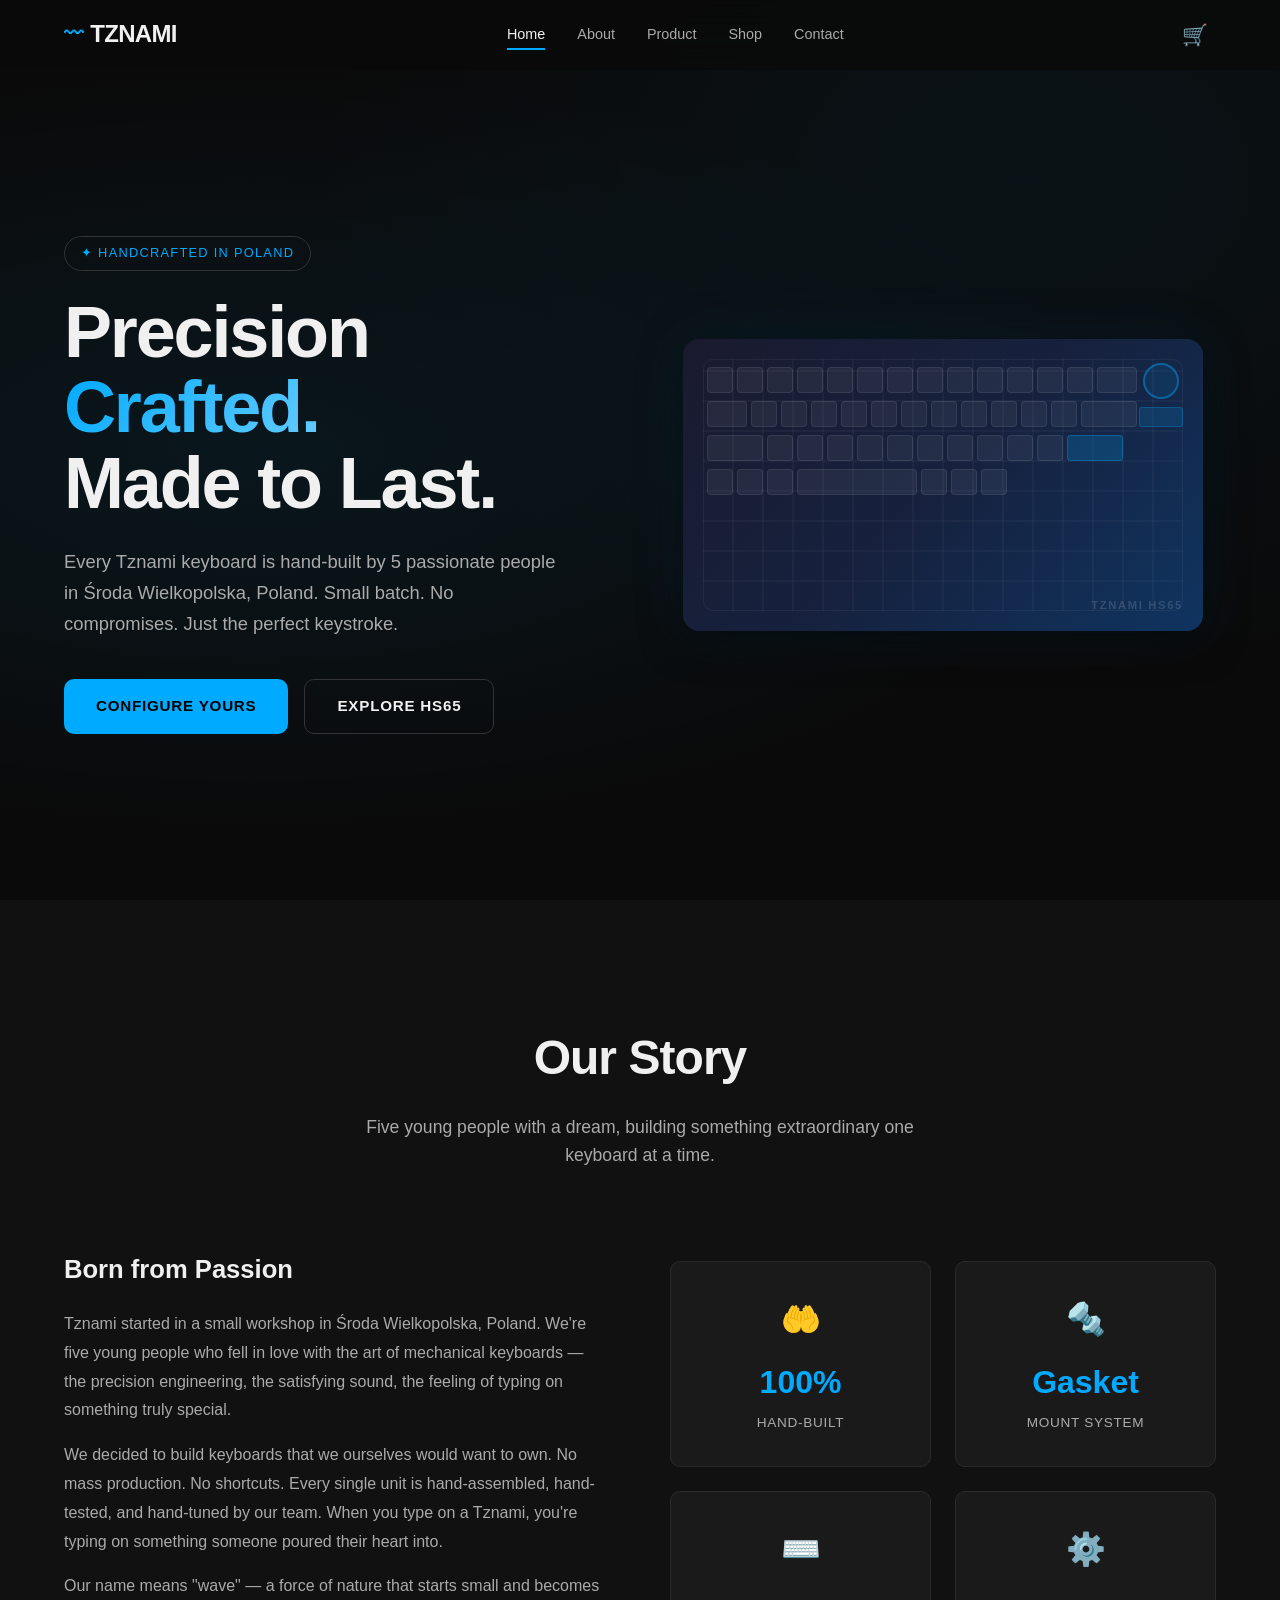
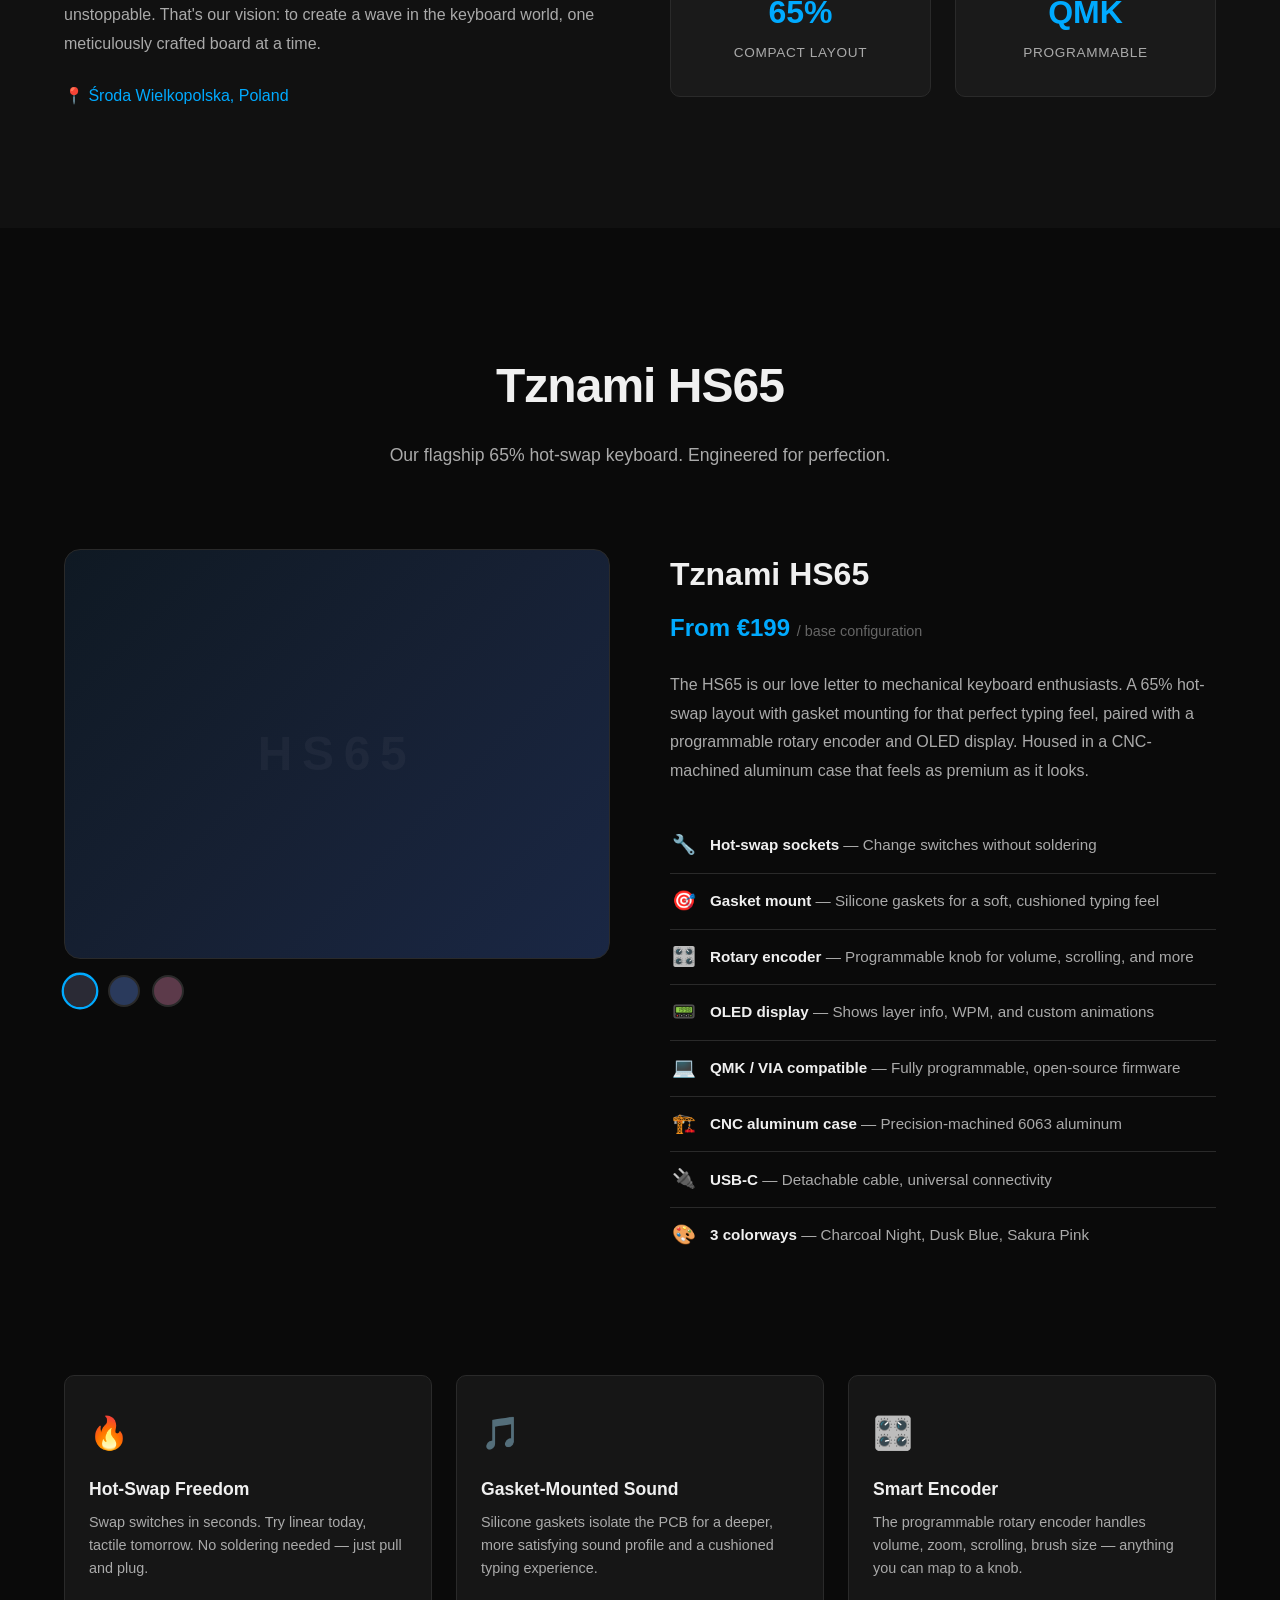
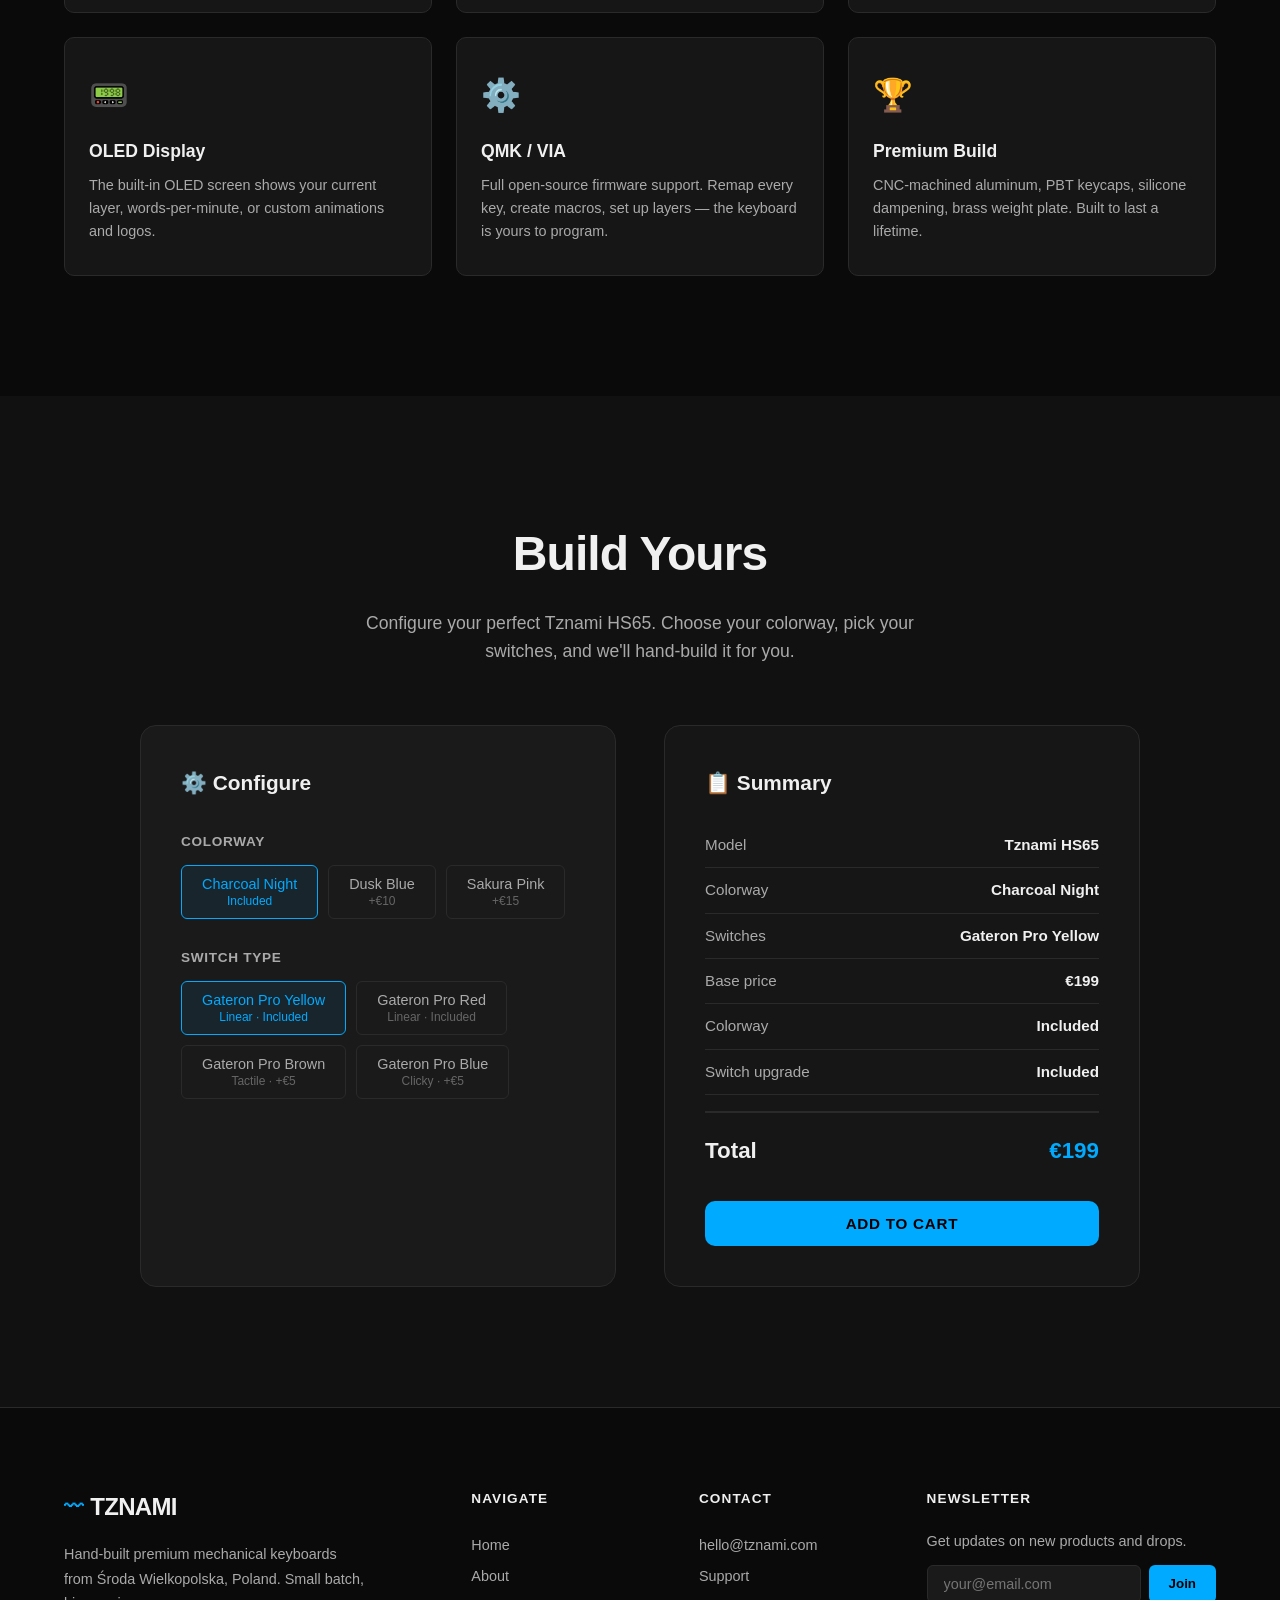
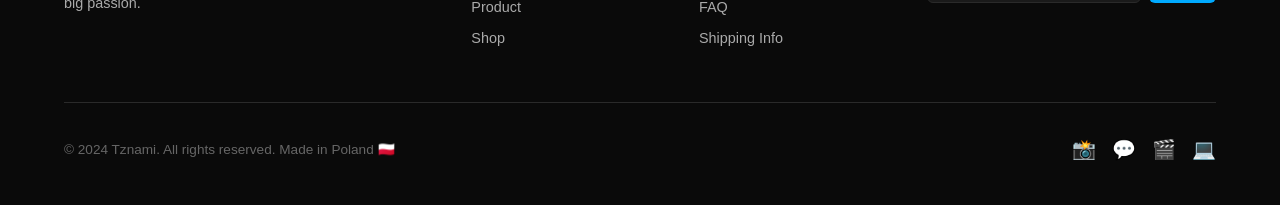
<file: website/design-1-minimal-dark/index.html>
<!DOCTYPE html>
<html lang="en">
<head>
  <meta charset="UTF-8">
  <meta name="viewport" content="width=device-width, initial-scale=1.0">
  <title>Tznami — Premium Mechanical Keyboards</title>
  <meta name="description" content="Hand-built premium mechanical keyboards from Środa Wielkopolska, Poland. Small batch. Passion-driven. The Tznami HS65.">
  <link rel="stylesheet" href="css/style.css">
</head>
<body>

  <!-- ====== NAVIGATION ====== -->
  <nav class="nav">
    <div class="nav-inner">
      <a href="#home" class="nav-logo">
        <span class="logo-wave">〰</span> TZNAMI
      </a>

      <div class="nav-links">
        <a href="#home" class="active">Home</a>
        <a href="#about">About</a>
        <a href="#product">Product</a>
        <a href="#shop">Shop</a>
        <a href="#contact">Contact</a>
      </div>

      <div style="display:flex;align-items:center;gap:12px;">
        <button class="nav-cart" aria-label="Shopping cart">
          🛒 <span class="cart-count hidden">0</span>
        </button>
        <button class="nav-toggle" aria-label="Toggle menu">
          <span></span>
          <span></span>
          <span></span>
        </button>
      </div>
    </div>
  </nav>

  <!-- ====== HERO ====== -->
  <section class="hero" id="home">
    <div class="hero-bg"></div>
    <div class="container hero-inner">
      <div class="hero-content">
        <span class="hero-badge">✦ Handcrafted in Poland</span>
        <h1 class="hero-title">
          Precision<br>
          <span class="highlight">Crafted.</span><br>
          Made to Last.
        </h1>
        <p class="hero-desc">
          Every Tznami keyboard is hand-built by 5 passionate people in Środa
          Wielkopolska, Poland. Small batch. No compromises. Just the perfect
          keystroke.
        </p>
        <div class="hero-actions">
          <a href="#shop" class="btn btn-primary">Configure Yours</a>
          <a href="#product" class="btn btn-secondary">Explore HS65</a>
        </div>
      </div>

      <div class="hero-visual">
        <div class="keyboard-placeholder">
          <!-- Row 1 -->
          <div class="kb-key-row">
            <div class="kb-key"></div><div class="kb-key"></div><div class="kb-key"></div>
            <div class="kb-key"></div><div class="kb-key"></div><div class="kb-key"></div>
            <div class="kb-key"></div><div class="kb-key"></div><div class="kb-key"></div>
            <div class="kb-key"></div><div class="kb-key"></div><div class="kb-key"></div>
            <div class="kb-key"></div><div class="kb-key wide"></div>
          </div>
          <!-- Row 2 -->
          <div class="kb-key-row">
            <div class="kb-key wide"></div><div class="kb-key"></div><div class="kb-key"></div>
            <div class="kb-key"></div><div class="kb-key"></div><div class="kb-key"></div>
            <div class="kb-key"></div><div class="kb-key"></div><div class="kb-key"></div>
            <div class="kb-key"></div><div class="kb-key"></div><div class="kb-key"></div>
            <div class="kb-key wider"></div>
          </div>
          <!-- Row 3 -->
          <div class="kb-key-row">
            <div class="kb-key wider"></div><div class="kb-key"></div><div class="kb-key"></div>
            <div class="kb-key"></div><div class="kb-key"></div><div class="kb-key"></div>
            <div class="kb-key"></div><div class="kb-key"></div><div class="kb-key"></div>
            <div class="kb-key"></div><div class="kb-key"></div>
            <div class="kb-key wider accent-key"></div>
          </div>
          <!-- Row 4 -->
          <div class="kb-key-row">
            <div class="kb-key"></div><div class="kb-key"></div><div class="kb-key"></div>
            <div class="kb-key space"></div>
            <div class="kb-key"></div><div class="kb-key"></div><div class="kb-key"></div>
          </div>
          <!-- Encoder + OLED -->
          <div class="kb-encoder"></div>
          <div class="kb-oled"></div>
        </div>
      </div>
    </div>
  </section>

  <!-- ====== ABOUT ====== -->
  <section class="about" id="about">
    <div class="container">
      <div class="about-header reveal">
        <h2 class="section-title">Our Story</h2>
        <p class="section-subtitle">
          Five young people with a dream, building something extraordinary
          one keyboard at a time.
        </p>
      </div>

      <div class="about-grid">
        <div class="about-story reveal">
          <h3>Born from Passion</h3>
          <p>
            Tznami started in a small workshop in Środa Wielkopolska, Poland.
            We're five young people who fell in love with the art of mechanical
            keyboards — the precision engineering, the satisfying sound, the
            feeling of typing on something truly special.
          </p>
          <p>
            We decided to build keyboards that we ourselves would want to own.
            No mass production. No shortcuts. Every single unit is hand-assembled,
            hand-tested, and hand-tuned by our team. When you type on a Tznami,
            you're typing on something someone poured their heart into.
          </p>
          <p>
            Our name means "wave" — a force of nature that starts small and
            becomes unstoppable. That's our vision: to create a wave in the
            keyboard world, one meticulously crafted board at a time.
          </p>
          <span class="location">📍 Środa Wielkopolska, Poland</span>
        </div>

        <div class="about-stats reveal">
          <div class="stat-card">
            <div class="stat-icon">🤲</div>
            <div class="stat-number">100%</div>
            <div class="stat-label">Hand-built</div>
          </div>
          <div class="stat-card">
            <div class="stat-icon">🔩</div>
            <div class="stat-number">Gasket</div>
            <div class="stat-label">Mount System</div>
          </div>
          <div class="stat-card">
            <div class="stat-icon">⌨️</div>
            <div class="stat-number">65%</div>
            <div class="stat-label">Compact Layout</div>
          </div>
          <div class="stat-card">
            <div class="stat-icon">⚙️</div>
            <div class="stat-number">QMK</div>
            <div class="stat-label">Programmable</div>
          </div>
        </div>
      </div>
    </div>
  </section>

  <!-- ====== PRODUCT ====== -->
  <section class="product" id="product">
    <div class="container">
      <div class="product-header reveal">
        <h2 class="section-title">Tznami HS65</h2>
        <p class="section-subtitle">
          Our flagship 65% hot-swap keyboard. Engineered for perfection.
        </p>
      </div>

      <div class="product-showcase">
        <div class="product-image-wrap reveal">
          <div class="product-image"></div>
          <div class="product-colorways">
            <div class="colorway-dot charcoal active" data-colorway="Charcoal Night" title="Charcoal Night"></div>
            <div class="colorway-dot dusk" data-colorway="Dusk Blue" title="Dusk Blue"></div>
            <div class="colorway-dot sakura" data-colorway="Sakura Pink" title="Sakura Pink"></div>
          </div>
        </div>

        <div class="product-details reveal">
          <h3>Tznami HS65</h3>
          <div class="product-price-tag">From €199 <span>/ base configuration</span></div>
          <p class="product-desc">
            The HS65 is our love letter to mechanical keyboard enthusiasts.
            A 65% hot-swap layout with gasket mounting for that perfect
            typing feel, paired with a programmable rotary encoder and OLED
            display. Housed in a CNC-machined aluminum case that feels as
            premium as it looks.
          </p>

          <div class="spec-list">
            <div class="spec-item">
              <span class="spec-icon">🔧</span>
              <span><strong>Hot-swap sockets</strong> — Change switches without soldering</span>
            </div>
            <div class="spec-item">
              <span class="spec-icon">🎯</span>
              <span><strong>Gasket mount</strong> — Silicone gaskets for a soft, cushioned typing feel</span>
            </div>
            <div class="spec-item">
              <span class="spec-icon">🎛️</span>
              <span><strong>Rotary encoder</strong> — Programmable knob for volume, scrolling, and more</span>
            </div>
            <div class="spec-item">
              <span class="spec-icon">📟</span>
              <span><strong>OLED display</strong> — Shows layer info, WPM, and custom animations</span>
            </div>
            <div class="spec-item">
              <span class="spec-icon">💻</span>
              <span><strong>QMK / VIA compatible</strong> — Fully programmable, open-source firmware</span>
            </div>
            <div class="spec-item">
              <span class="spec-icon">🏗️</span>
              <span><strong>CNC aluminum case</strong> — Precision-machined 6063 aluminum</span>
            </div>
            <div class="spec-item">
              <span class="spec-icon">🔌</span>
              <span><strong>USB-C</strong> — Detachable cable, universal connectivity</span>
            </div>
            <div class="spec-item">
              <span class="spec-icon">🎨</span>
              <span><strong>3 colorways</strong> — Charcoal Night, Dusk Blue, Sakura Pink</span>
            </div>
          </div>
        </div>
      </div>

      <!-- Feature Cards -->
      <div class="features-grid">
        <div class="feature-card reveal">
          <div class="feature-icon">🔥</div>
          <h4>Hot-Swap Freedom</h4>
          <p>Swap switches in seconds. Try linear today, tactile tomorrow. No soldering needed — just pull and plug.</p>
        </div>
        <div class="feature-card reveal">
          <div class="feature-icon">🎵</div>
          <h4>Gasket-Mounted Sound</h4>
          <p>Silicone gaskets isolate the PCB for a deeper, more satisfying sound profile and a cushioned typing experience.</p>
        </div>
        <div class="feature-card reveal">
          <div class="feature-icon">🎛️</div>
          <h4>Smart Encoder</h4>
          <p>The programmable rotary encoder handles volume, zoom, scrolling, brush size — anything you can map to a knob.</p>
        </div>
        <div class="feature-card reveal">
          <div class="feature-icon">📟</div>
          <h4>OLED Display</h4>
          <p>The built-in OLED screen shows your current layer, words-per-minute, or custom animations and logos.</p>
        </div>
        <div class="feature-card reveal">
          <div class="feature-icon">⚙️</div>
          <h4>QMK / VIA</h4>
          <p>Full open-source firmware support. Remap every key, create macros, set up layers — the keyboard is yours to program.</p>
        </div>
        <div class="feature-card reveal">
          <div class="feature-icon">🏆</div>
          <h4>Premium Build</h4>
          <p>CNC-machined aluminum, PBT keycaps, silicone dampening, brass weight plate. Built to last a lifetime.</p>
        </div>
      </div>
    </div>
  </section>

  <!-- ====== SHOP ====== -->
  <section class="shop" id="shop">
    <div class="container">
      <div class="shop-header reveal">
        <h2 class="section-title">Build Yours</h2>
        <p class="section-subtitle">
          Configure your perfect Tznami HS65. Choose your colorway, pick
          your switches, and we'll hand-build it for you.
        </p>
      </div>

      <div class="configurator reveal">
        <!-- Config Panel -->
        <div class="config-panel">
          <h3>⚙️ Configure</h3>

          <div class="config-group">
            <label>Colorway</label>
            <div class="config-options">
              <button class="config-option selected" data-colorway="Charcoal Night">
                Charcoal Night
                <span class="option-price">Included</span>
              </button>
              <button class="config-option" data-colorway="Dusk Blue">
                Dusk Blue
                <span class="option-price">+€10</span>
              </button>
              <button class="config-option" data-colorway="Sakura Pink">
                Sakura Pink
                <span class="option-price">+€15</span>
              </button>
            </div>
          </div>

          <div class="config-group">
            <label>Switch Type</label>
            <div class="config-options">
              <button class="config-option selected" data-switch="Gateron Pro Yellow">
                Gateron Pro Yellow
                <span class="option-price">Linear · Included</span>
              </button>
              <button class="config-option" data-switch="Gateron Pro Red">
                Gateron Pro Red
                <span class="option-price">Linear · Included</span>
              </button>
              <button class="config-option" data-switch="Gateron Pro Brown">
                Gateron Pro Brown
                <span class="option-price">Tactile · +€5</span>
              </button>
              <button class="config-option" data-switch="Gateron Pro Blue">
                Gateron Pro Blue
                <span class="option-price">Clicky · +€5</span>
              </button>
            </div>
          </div>
        </div>

        <!-- Summary Panel -->
        <div class="config-summary">
          <h3>📋 Summary</h3>
          <div class="summary-line">
            <span class="label">Model</span>
            <span class="value">Tznami HS65</span>
          </div>
          <div class="summary-line">
            <span class="label">Colorway</span>
            <span class="value" id="summary-colorway">Charcoal Night</span>
          </div>
          <div class="summary-line">
            <span class="label">Switches</span>
            <span class="value" id="summary-switch">Gateron Pro Yellow</span>
          </div>
          <div class="summary-line">
            <span class="label">Base price</span>
            <span class="value" id="summary-base">€199</span>
          </div>
          <div class="summary-line">
            <span class="label">Colorway</span>
            <span class="value" id="summary-color-extra">Included</span>
          </div>
          <div class="summary-line">
            <span class="label">Switch upgrade</span>
            <span class="value" id="summary-switch-extra">Included</span>
          </div>
          <div class="summary-total">
            <span>Total</span>
            <span class="value" id="summary-total">€199</span>
          </div>
          <button class="btn btn-primary btn-add-to-cart" id="btn-add-cart">
            Add to Cart
          </button>
        </div>
      </div>
    </div>
  </section>

  <!-- ====== FOOTER ====== -->
  <footer class="footer" id="contact">
    <div class="container">
      <div class="footer-grid">
        <div class="footer-brand">
          <div class="nav-logo">
            <span class="logo-wave">〰</span> TZNAMI
          </div>
          <p>
            Hand-built premium mechanical keyboards from Środa Wielkopolska,
            Poland. Small batch, big passion.
          </p>
        </div>

        <div class="footer-col">
          <h4>Navigate</h4>
          <a href="#home">Home</a>
          <a href="#about">About</a>
          <a href="#product">Product</a>
          <a href="#shop">Shop</a>
        </div>

        <div class="footer-col">
          <h4>Contact</h4>
          <a href="mailto:hello@tznami.com">hello@tznami.com</a>
          <a href="#">Support</a>
          <a href="#">FAQ</a>
          <a href="#">Shipping Info</a>
        </div>

        <div class="footer-col">
          <h4>Newsletter</h4>
          <p style="color:var(--text-secondary);font-size:0.9rem;margin-bottom:8px;">
            Get updates on new products and drops.
          </p>
          <form class="newsletter-form">
            <input type="email" placeholder="your@email.com" required>
            <button type="submit">Join</button>
          </form>
        </div>
      </div>

      <div class="footer-bottom">
        <span>&copy; 2024 Tznami. All rights reserved. Made in Poland 🇵🇱</span>
        <div class="footer-socials">
          <a href="#" title="Instagram">📸</a>
          <a href="#" title="Discord">💬</a>
          <a href="#" title="YouTube">🎬</a>
          <a href="#" title="GitHub">💻</a>
        </div>
      </div>
    </div>
  </footer>

  <!-- ====== CART SIDEBAR ====== -->
  <div class="cart-overlay"></div>
  <div class="cart-sidebar">
    <div class="cart-header">
      <h3>🛒 Your Cart</h3>
      <button class="cart-close">✕</button>
    </div>
    <div class="cart-items">
      <div class="cart-empty">
        <div class="empty-icon">🛒</div>
        <p>Your cart is empty</p>
      </div>
    </div>
    <div class="cart-footer">
      <div class="cart-total">
        <span>Total</span>
        <span class="value">€0</span>
      </div>
      <button class="btn btn-primary btn-checkout" id="btn-checkout">
        Proceed to Checkout
      </button>
    </div>
  </div>

  <!-- ====== CHECKOUT MODAL ====== -->
  <div class="checkout-overlay">
    <div class="checkout-modal">
      <div class="checkout-header">
        <h3>Checkout</h3>
        <button class="checkout-close">✕</button>
      </div>
      <div class="checkout-body">
        <!-- Rendered by JS -->
      </div>
    </div>
  </div>

  <!-- ====== TOAST CONTAINER ====== -->
  <div class="toast-container"></div>

  <script src="js/main.js"></script>
</body>
</html>
</file>
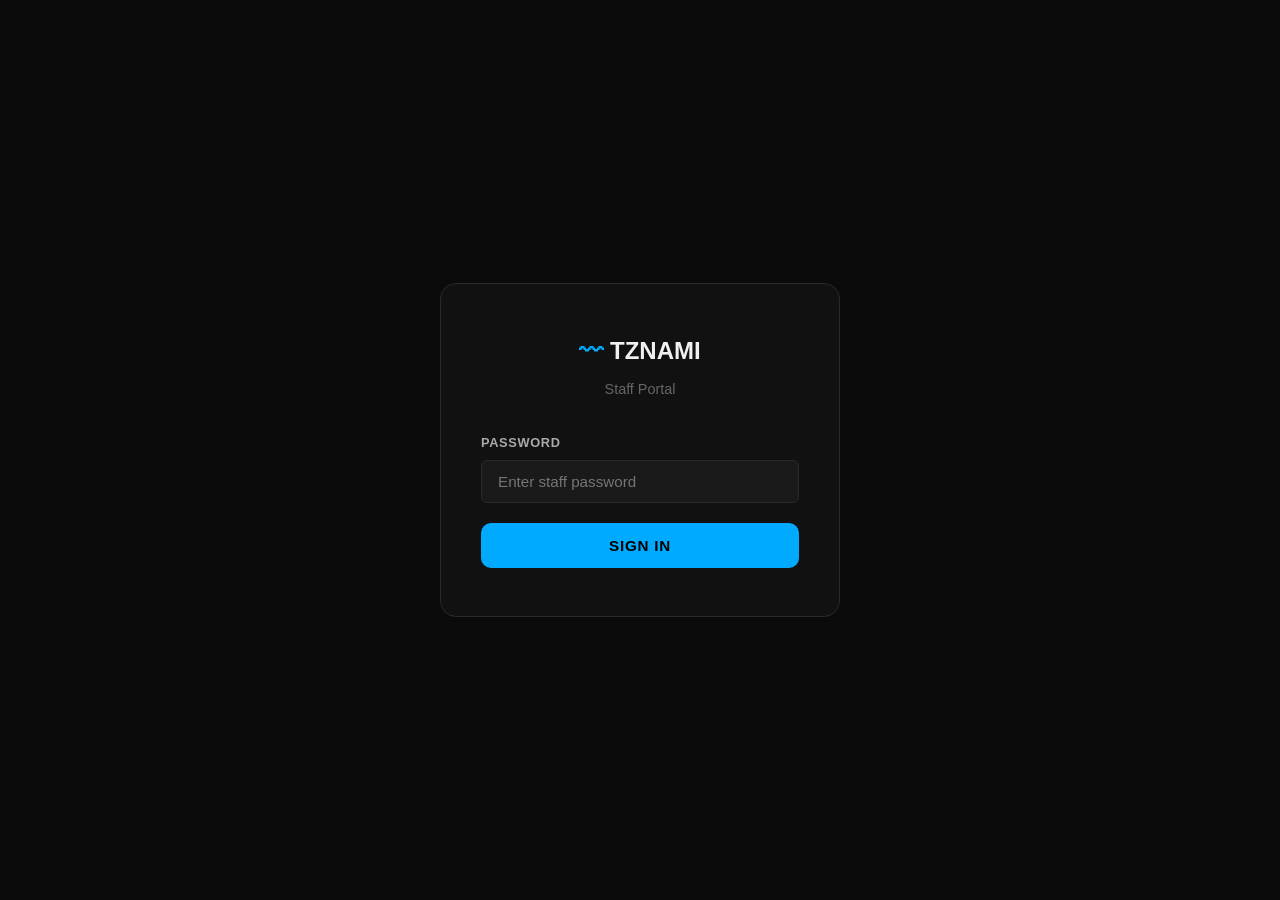
<file: website/design-1-minimal-dark/staff/index.html>
<!DOCTYPE html>
<html lang="en">
<head>
  <meta charset="UTF-8">
  <meta name="viewport" content="width=device-width, initial-scale=1.0">
  <title>Tznami — Staff Portal</title>
  <meta name="robots" content="noindex, nofollow">
  <link rel="stylesheet" href="../css/style.css">
</head>
<body>

  <!-- ====== LOGIN PAGE ====== -->
  <div class="login-page">
    <div class="login-card">
      <div class="login-logo"><span style="color:var(--accent);">〰</span> TZNAMI</div>
      <p class="login-subtitle">Staff Portal</p>
      <div class="login-error" id="login-error"></div>
      <div class="form-group">
        <label for="login-password">Password</label>
        <input type="password" id="login-password" placeholder="Enter staff password">
      </div>
      <button class="btn btn-primary" id="login-btn">Sign In</button>
    </div>
  </div>

  <!-- ====== DASHBOARD ====== -->
  <div class="staff-dashboard">

    <!-- Staff Nav -->
    <div class="staff-nav">
      <div class="staff-nav-logo">
        <span><span style="color:var(--accent);">〰</span> TZNAMI</span>
        <span class="badge">Staff</span>
      </div>
      <div class="staff-nav-actions">
        <button class="btn btn-small btn-secondary" id="btn-refresh">↻ Refresh</button>
        <button class="btn btn-small btn-secondary" id="btn-export">📥 Export CSV</button>
        <button class="btn btn-small btn-danger" id="btn-logout">Logout</button>
      </div>
    </div>

    <div class="staff-content">

      <!-- Stats Row -->
      <div class="stats-row">
        <div class="staff-stat-card">
          <div class="stat-header">
            <span class="stat-title">Total Orders</span>
            <span class="stat-icon-sm">📦</span>
          </div>
          <div class="stat-value" id="stat-total-orders">0</div>
          <div class="stat-change">All time</div>
        </div>
        <div class="staff-stat-card">
          <div class="stat-header">
            <span class="stat-title">Pending</span>
            <span class="stat-icon-sm">⏳</span>
          </div>
          <div class="stat-value" id="stat-pending">0</div>
          <div class="stat-change">Needs attention</div>
        </div>
        <div class="staff-stat-card">
          <div class="stat-header">
            <span class="stat-title">Shipped / Delivered</span>
            <span class="stat-icon-sm">🚚</span>
          </div>
          <div class="stat-value" id="stat-shipped">0</div>
          <div class="stat-change">Completed</div>
        </div>
        <div class="staff-stat-card">
          <div class="stat-header">
            <span class="stat-title">Revenue</span>
            <span class="stat-icon-sm">💰</span>
          </div>
          <div class="stat-value" id="stat-revenue">€0</div>
          <div class="stat-change">Total earned</div>
        </div>
      </div>

      <!-- Main Dashboard Grid -->
      <div class="dashboard-grid">

        <!-- Orders Panel -->
        <div class="dash-panel">
          <div class="dash-panel-header">
            <h3>📋 Recent Orders</h3>
          </div>
          <div class="orders-toolbar">
            <input type="text" class="search-input" id="order-search" placeholder="Search orders, customers, cities...">
            <select class="filter-select" id="order-status-filter">
              <option value="all">All Status</option>
              <option value="pending">Pending</option>
              <option value="processing">Processing</option>
              <option value="shipped">Shipped</option>
              <option value="delivered">Delivered</option>
            </select>
          </div>
          <div class="dash-panel-body">
            <div class="orders-table-wrap">
              <table class="orders-table">
                <thead>
                  <tr>
                    <th>Order ID</th>
                    <th>Customer</th>
                    <th>Date</th>
                    <th>Items</th>
                    <th>Total</th>
                    <th>Status</th>
                  </tr>
                </thead>
                <tbody id="orders-tbody">
                  <!-- Rendered by JS -->
                </tbody>
              </table>
            </div>
          </div>
        </div>

        <!-- Inventory Panel -->
        <div class="dash-panel">
          <div class="dash-panel-header">
            <h3>📦 Inventory</h3>
          </div>
          <div class="dash-panel-body">
            <div id="low-stock-alerts"></div>
            <div class="inventory-list" id="inventory-list">
              <!-- Rendered by JS -->
            </div>
          </div>
        </div>
      </div>
    </div>
  </div>

  <!-- ====== ORDER DETAIL MODAL ====== -->
  <div class="order-detail-overlay" id="order-detail-overlay">
    <div class="order-detail-modal">
      <div class="order-detail-header">
        <h3>Order Details</h3>
        <button class="order-detail-close" id="order-detail-close">✕</button>
      </div>
      <div class="order-detail-body" id="order-detail-body">
        <!-- Rendered by JS -->
      </div>
    </div>
  </div>

  <script src="../js/staff.js"></script>
</body>
</html>
</file>
<file: website/design-1-minimal-dark/css/style.css>
/* ============================================================
   Tznami Design 1: Minimal Dark — Complete Stylesheet
   ============================================================ */

/* ----- Custom Properties ----- */
:root {
  --bg-primary: #0a0a0a;
  --bg-secondary: #111111;
  --bg-tertiary: #1a1a1a;
  --bg-card: #161616;
  --bg-hover: #222222;

  --text-primary: #f0f0f0;
  --text-secondary: #aaaaaa;
  --text-muted: #666666;

  --accent: #00aaff;
  --accent-hover: #33bbff;
  --accent-glow: rgba(0, 170, 255, 0.25);
  --accent-subtle: rgba(0, 170, 255, 0.08);

  --danger: #ff4466;
  --success: #44cc88;
  --warning: #ffaa33;

  --border: #2a2a2a;
  --border-light: #333333;

  --radius-sm: 6px;
  --radius-md: 10px;
  --radius-lg: 16px;
  --radius-xl: 24px;

  --shadow-sm: 0 2px 8px rgba(0, 0, 0, 0.3);
  --shadow-md: 0 4px 20px rgba(0, 0, 0, 0.4);
  --shadow-lg: 0 8px 40px rgba(0, 0, 0, 0.5);
  --shadow-accent: 0 4px 20px var(--accent-glow);

  --font-sans: -apple-system, BlinkMacSystemFont, "Segoe UI", Roboto, Helvetica, Arial, sans-serif;
  --font-mono: "SF Mono", "Fira Code", "Cascadia Code", monospace;

  --nav-height: 70px;
  --container-max: 1200px;

  --transition-fast: 0.2s ease;
  --transition-base: 0.3s ease;
  --transition-slow: 0.5s ease;
}

/* ----- Keyframes ----- */
@keyframes fadeIn {
  from { opacity: 0; }
  to   { opacity: 1; }
}

@keyframes fadeInUp {
  from { opacity: 0; transform: translateY(30px); }
  to   { opacity: 1; transform: translateY(0); }
}

@keyframes slideUp {
  from { opacity: 0; transform: translateY(60px); }
  to   { opacity: 1; transform: translateY(0); }
}

@keyframes slideInRight {
  from { opacity: 0; transform: translateX(40px); }
  to   { opacity: 1; transform: translateX(0); }
}

@keyframes slideInLeft {
  from { opacity: 0; transform: translateX(-40px); }
  to   { opacity: 1; transform: translateX(0); }
}

@keyframes pulse {
  0%, 100% { opacity: 1; }
  50%      { opacity: 0.5; }
}

@keyframes float {
  0%, 100% { transform: translateY(0); }
  50%      { transform: translateY(-10px); }
}

@keyframes scaleIn {
  from { opacity: 0; transform: scale(0.9); }
  to   { opacity: 1; transform: scale(1); }
}

@keyframes spin {
  to { transform: rotate(360deg); }
}

@keyframes glow {
  0%, 100% { box-shadow: 0 0 5px var(--accent-glow); }
  50%      { box-shadow: 0 0 20px var(--accent-glow), 0 0 40px rgba(0, 170, 255, 0.1); }
}

/* ----- Reset & Base ----- */
*,
*::before,
*::after {
  margin: 0;
  padding: 0;
  box-sizing: border-box;
}

html {
  scroll-behavior: smooth;
  scroll-padding-top: var(--nav-height);
  font-size: 16px;
}

body {
  font-family: var(--font-sans);
  background: var(--bg-primary);
  color: var(--text-primary);
  line-height: 1.6;
  overflow-x: hidden;
  -webkit-font-smoothing: antialiased;
  -moz-osx-font-smoothing: grayscale;
}

img { max-width: 100%; display: block; }
a   { color: var(--accent); text-decoration: none; transition: color var(--transition-fast); }
a:hover { color: var(--accent-hover); }

ul, ol { list-style: none; }

/* ----- Scrollbar ----- */
::-webkit-scrollbar { width: 8px; }
::-webkit-scrollbar-track { background: var(--bg-primary); }
::-webkit-scrollbar-thumb {
  background: var(--border-light);
  border-radius: 4px;
}
::-webkit-scrollbar-thumb:hover { background: var(--text-muted); }

/* ----- Utility ----- */
.container {
  width: 100%;
  max-width: var(--container-max);
  margin: 0 auto;
  padding: 0 24px;
}

.sr-only {
  position: absolute;
  width: 1px; height: 1px;
  padding: 0; margin: -1px;
  overflow: hidden; clip: rect(0, 0, 0, 0);
  white-space: nowrap; border: 0;
}

.reveal {
  opacity: 0;
  transform: translateY(30px);
  transition: opacity 0.6s ease, transform 0.6s ease;
}

.reveal.visible {
  opacity: 1;
  transform: translateY(0);
}

.section-title {
  font-size: clamp(2rem, 5vw, 3rem);
  font-weight: 700;
  margin-bottom: 16px;
  letter-spacing: -0.02em;
}

.section-subtitle {
  color: var(--text-secondary);
  font-size: 1.1rem;
  max-width: 600px;
}

.accent { color: var(--accent); }

/* ----- Buttons ----- */
.btn {
  display: inline-flex;
  align-items: center;
  justify-content: center;
  gap: 8px;
  padding: 14px 32px;
  border: none;
  border-radius: var(--radius-md);
  font-family: var(--font-sans);
  font-size: 0.95rem;
  font-weight: 600;
  cursor: pointer;
  transition: all var(--transition-base);
  text-transform: uppercase;
  letter-spacing: 0.05em;
}

.btn-primary {
  background: var(--accent);
  color: #000;
}
.btn-primary:hover {
  background: var(--accent-hover);
  box-shadow: var(--shadow-accent);
  transform: translateY(-2px);
}

.btn-secondary {
  background: transparent;
  color: var(--text-primary);
  border: 1px solid var(--border-light);
}
.btn-secondary:hover {
  border-color: var(--accent);
  color: var(--accent);
  background: var(--accent-subtle);
}

.btn-danger {
  background: var(--danger);
  color: #fff;
}
.btn-danger:hover {
  opacity: 0.85;
}

.btn-success {
  background: var(--success);
  color: #000;
}
.btn-success:hover {
  opacity: 0.85;
}

.btn-small {
  padding: 8px 18px;
  font-size: 0.8rem;
}

/* ============================================================
   NAVIGATION
   ============================================================ */
.nav {
  position: fixed;
  top: 0; left: 0; right: 0;
  height: var(--nav-height);
  z-index: 1000;
  background: rgba(10, 10, 10, 0.85);
  backdrop-filter: blur(20px);
  -webkit-backdrop-filter: blur(20px);
  border-bottom: 1px solid transparent;
  transition: all var(--transition-base);
}

.nav.scrolled {
  border-bottom-color: var(--border);
  background: rgba(10, 10, 10, 0.95);
}

.nav-inner {
  display: flex;
  align-items: center;
  justify-content: space-between;
  height: 100%;
  max-width: var(--container-max);
  margin: 0 auto;
  padding: 0 24px;
}

.nav-logo {
  font-size: 1.5rem;
  font-weight: 800;
  letter-spacing: -0.03em;
  color: var(--text-primary);
  display: flex;
  align-items: center;
  gap: 8px;
}

.nav-logo .logo-wave {
  color: var(--accent);
  font-size: 1.2rem;
}

.nav-links {
  display: flex;
  gap: 32px;
  align-items: center;
}

.nav-links a {
  color: var(--text-secondary);
  font-size: 0.9rem;
  font-weight: 500;
  transition: color var(--transition-fast);
  position: relative;
}

.nav-links a::after {
  content: "";
  position: absolute;
  bottom: -4px;
  left: 0;
  width: 0;
  height: 2px;
  background: var(--accent);
  transition: width var(--transition-base);
}

.nav-links a:hover,
.nav-links a.active {
  color: var(--text-primary);
}

.nav-links a:hover::after,
.nav-links a.active::after {
  width: 100%;
}

.nav-cart {
  position: relative;
  cursor: pointer;
  padding: 8px;
  color: var(--text-secondary);
  transition: color var(--transition-fast);
  background: none;
  border: none;
  font-size: 1.3rem;
}

.nav-cart:hover { color: var(--text-primary); }

.cart-count {
  position: absolute;
  top: 0; right: -2px;
  background: var(--accent);
  color: #000;
  font-size: 0.65rem;
  font-weight: 700;
  width: 18px; height: 18px;
  border-radius: 50%;
  display: flex;
  align-items: center;
  justify-content: center;
}

.cart-count.hidden { display: none; }

/* Mobile menu */
.nav-toggle {
  display: none;
  flex-direction: column;
  gap: 5px;
  background: none;
  border: none;
  cursor: pointer;
  padding: 8px;
}

.nav-toggle span {
  width: 24px;
  height: 2px;
  background: var(--text-primary);
  border-radius: 2px;
  transition: all var(--transition-base);
}

.nav-toggle.open span:nth-child(1) { transform: rotate(45deg) translate(5px, 5px); }
.nav-toggle.open span:nth-child(2) { opacity: 0; }
.nav-toggle.open span:nth-child(3) { transform: rotate(-45deg) translate(5px, -5px); }

/* ============================================================
   HERO
   ============================================================ */
.hero {
  min-height: 100vh;
  display: flex;
  align-items: center;
  position: relative;
  overflow: hidden;
  padding-top: var(--nav-height);
}

.hero-bg {
  position: absolute;
  inset: 0;
  background:
    radial-gradient(ellipse at 20% 50%, rgba(0, 170, 255, 0.08) 0%, transparent 60%),
    radial-gradient(ellipse at 80% 20%, rgba(0, 170, 255, 0.05) 0%, transparent 50%),
    var(--bg-primary);
}

.hero-inner {
  position: relative;
  z-index: 1;
  display: grid;
  grid-template-columns: 1fr 1fr;
  gap: 60px;
  align-items: center;
  min-height: calc(100vh - var(--nav-height));
}

.hero-content {
  animation: fadeInUp 0.8s ease forwards;
}

.hero-badge {
  display: inline-block;
  padding: 6px 16px;
  border: 1px solid var(--border-light);
  border-radius: 50px;
  font-size: 0.8rem;
  color: var(--accent);
  margin-bottom: 24px;
  letter-spacing: 0.1em;
  text-transform: uppercase;
}

.hero-title {
  font-size: clamp(2.5rem, 6vw, 4.5rem);
  font-weight: 800;
  line-height: 1.05;
  letter-spacing: -0.03em;
  margin-bottom: 24px;
}

.hero-title .highlight {
  background: linear-gradient(135deg, var(--accent), #66ccff);
  -webkit-background-clip: text;
  -webkit-text-fill-color: transparent;
  background-clip: text;
}

.hero-desc {
  color: var(--text-secondary);
  font-size: 1.15rem;
  line-height: 1.7;
  margin-bottom: 40px;
  max-width: 500px;
}

.hero-actions {
  display: flex;
  gap: 16px;
  flex-wrap: wrap;
}

.hero-visual {
  display: flex;
  align-items: center;
  justify-content: center;
  animation: fadeIn 1s ease 0.3s forwards;
  opacity: 0;
}

.keyboard-placeholder {
  width: 100%;
  max-width: 520px;
  aspect-ratio: 16 / 9;
  border-radius: var(--radius-lg);
  background:
    linear-gradient(135deg, #1a1a2e 0%, #16213e 50%, #0f3460 100%);
  position: relative;
  overflow: hidden;
  box-shadow: var(--shadow-lg), 0 0 60px rgba(0, 170, 255, 0.1);
  animation: float 6s ease-in-out infinite;
}

.keyboard-placeholder::before {
  content: "";
  position: absolute;
  inset: 20px;
  border: 1px solid rgba(255, 255, 255, 0.05);
  border-radius: var(--radius-md);
  background:
    repeating-linear-gradient(
      90deg,
      transparent,
      transparent 28px,
      rgba(255, 255, 255, 0.03) 28px,
      rgba(255, 255, 255, 0.03) 30px
    ),
    repeating-linear-gradient(
      0deg,
      transparent,
      transparent 28px,
      rgba(255, 255, 255, 0.03) 28px,
      rgba(255, 255, 255, 0.03) 30px
    );
}

.keyboard-placeholder::after {
  content: "TZNAMI HS65";
  position: absolute;
  bottom: 16px;
  right: 20px;
  font-size: 0.7rem;
  color: rgba(255, 255, 255, 0.15);
  letter-spacing: 0.15em;
  font-weight: 600;
}

.kb-key-row {
  position: absolute;
  display: flex;
  gap: 4px;
  left: 24px;
}

.kb-key-row:nth-child(1) { top: 28px; }
.kb-key-row:nth-child(2) { top: 62px; }
.kb-key-row:nth-child(3) { top: 96px; }
.kb-key-row:nth-child(4) { top: 130px; }

.kb-key {
  width: 26px;
  height: 26px;
  border-radius: 4px;
  background: rgba(255, 255, 255, 0.06);
  border: 1px solid rgba(255, 255, 255, 0.08);
}

.kb-key.wide { width: 40px; }
.kb-key.wider { width: 56px; }
.kb-key.space { width: 120px; }
.kb-key.accent-key {
  background: rgba(0, 170, 255, 0.2);
  border-color: rgba(0, 170, 255, 0.3);
}

.kb-encoder {
  position: absolute;
  top: 24px;
  right: 24px;
  width: 36px;
  height: 36px;
  border-radius: 50%;
  border: 2px solid rgba(0, 170, 255, 0.4);
  background: rgba(0, 170, 255, 0.1);
}

.kb-oled {
  position: absolute;
  top: 68px;
  right: 20px;
  width: 44px;
  height: 20px;
  border-radius: 3px;
  background: rgba(0, 170, 255, 0.15);
  border: 1px solid rgba(0, 170, 255, 0.25);
}

/* ============================================================
   ABOUT
   ============================================================ */
.about {
  padding: 120px 0;
  background: var(--bg-secondary);
}

.about-header {
  text-align: center;
  margin-bottom: 80px;
}

.about-header .section-subtitle {
  margin: 0 auto;
}

.about-grid {
  display: grid;
  grid-template-columns: 1fr 1fr;
  gap: 60px;
  align-items: center;
}

.about-story h3 {
  font-size: 1.6rem;
  margin-bottom: 20px;
  font-weight: 700;
}

.about-story p {
  color: var(--text-secondary);
  margin-bottom: 16px;
  line-height: 1.8;
}

.about-story .location {
  display: inline-flex;
  align-items: center;
  gap: 6px;
  color: var(--accent);
  font-weight: 500;
  margin-top: 8px;
}

.about-stats {
  display: grid;
  grid-template-columns: 1fr 1fr;
  gap: 24px;
}

.stat-card {
  background: var(--bg-tertiary);
  border: 1px solid var(--border);
  border-radius: var(--radius-md);
  padding: 32px 24px;
  text-align: center;
  transition: all var(--transition-base);
}

.stat-card:hover {
  border-color: var(--accent);
  transform: translateY(-4px);
  box-shadow: var(--shadow-accent);
}

.stat-icon {
  font-size: 2rem;
  margin-bottom: 12px;
}

.stat-number {
  font-size: 2rem;
  font-weight: 800;
  color: var(--accent);
  margin-bottom: 4px;
}

.stat-label {
  color: var(--text-secondary);
  font-size: 0.85rem;
  text-transform: uppercase;
  letter-spacing: 0.05em;
}

/* ============================================================
   PRODUCT
   ============================================================ */
.product {
  padding: 120px 0;
  background: var(--bg-primary);
}

.product-header {
  text-align: center;
  margin-bottom: 80px;
}

.product-header .section-subtitle {
  margin: 0 auto;
}

.product-showcase {
  display: grid;
  grid-template-columns: 1fr 1fr;
  gap: 60px;
  align-items: start;
  margin-bottom: 80px;
}

.product-image-wrap {
  position: sticky;
  top: calc(var(--nav-height) + 24px);
}

.product-image {
  width: 100%;
  aspect-ratio: 4 / 3;
  border-radius: var(--radius-lg);
  background: linear-gradient(135deg, #0f1923 0%, #162033 50%, #1a2744 100%);
  position: relative;
  overflow: hidden;
  border: 1px solid var(--border);
}

.product-image::after {
  content: "HS65";
  position: absolute;
  top: 50%;
  left: 50%;
  transform: translate(-50%, -50%);
  font-size: 3rem;
  font-weight: 800;
  color: rgba(255, 255, 255, 0.04);
  letter-spacing: 0.2em;
}

.product-colorways {
  display: flex;
  gap: 12px;
  margin-top: 16px;
}

.colorway-dot {
  width: 32px;
  height: 32px;
  border-radius: 50%;
  border: 2px solid var(--border);
  cursor: pointer;
  transition: all var(--transition-fast);
}

.colorway-dot:hover,
.colorway-dot.active {
  border-color: var(--accent);
  transform: scale(1.15);
}

.colorway-dot.charcoal { background: #2a2a35; }
.colorway-dot.dusk      { background: #2a3a5c; }
.colorway-dot.sakura    { background: #5c3a4a; }

.product-details h3 {
  font-size: 2rem;
  font-weight: 700;
  margin-bottom: 8px;
}

.product-price-tag {
  font-size: 1.5rem;
  color: var(--accent);
  font-weight: 700;
  margin-bottom: 24px;
}

.product-price-tag span {
  font-size: 0.9rem;
  color: var(--text-muted);
  font-weight: 400;
}

.product-desc {
  color: var(--text-secondary);
  line-height: 1.8;
  margin-bottom: 32px;
}

.spec-list {
  margin-bottom: 32px;
}

.spec-item {
  display: flex;
  align-items: center;
  gap: 12px;
  padding: 12px 0;
  border-bottom: 1px solid var(--border);
  color: var(--text-secondary);
  font-size: 0.95rem;
}

.spec-item:last-child { border-bottom: none; }

.spec-item .spec-icon {
  font-size: 1.2rem;
  width: 28px;
  text-align: center;
  flex-shrink: 0;
}

.spec-item strong {
  color: var(--text-primary);
  font-weight: 600;
}

/* Feature cards */
.features-grid {
  display: grid;
  grid-template-columns: repeat(3, 1fr);
  gap: 24px;
}

.feature-card {
  background: var(--bg-card);
  border: 1px solid var(--border);
  border-radius: var(--radius-md);
  padding: 32px 24px;
  transition: all var(--transition-base);
}

.feature-card:hover {
  border-color: var(--accent);
  transform: translateY(-4px);
  box-shadow: var(--shadow-accent);
}

.feature-icon {
  font-size: 2rem;
  margin-bottom: 16px;
}

.feature-card h4 {
  font-size: 1.1rem;
  margin-bottom: 8px;
  font-weight: 600;
}

.feature-card p {
  color: var(--text-secondary);
  font-size: 0.9rem;
  line-height: 1.6;
}

/* ============================================================
   SHOP / BUY
   ============================================================ */
.shop {
  padding: 120px 0;
  background: var(--bg-secondary);
}

.shop-header {
  text-align: center;
  margin-bottom: 60px;
}

.shop-header .section-subtitle {
  margin: 0 auto;
}

.configurator {
  display: grid;
  grid-template-columns: 1fr 1fr;
  gap: 48px;
  max-width: 1000px;
  margin: 0 auto;
}

.config-panel {
  background: var(--bg-tertiary);
  border: 1px solid var(--border);
  border-radius: var(--radius-lg);
  padding: 40px;
}

.config-panel h3 {
  font-size: 1.3rem;
  font-weight: 700;
  margin-bottom: 32px;
}

.config-group {
  margin-bottom: 28px;
}

.config-group label {
  display: block;
  font-size: 0.85rem;
  font-weight: 600;
  color: var(--text-secondary);
  text-transform: uppercase;
  letter-spacing: 0.05em;
  margin-bottom: 12px;
}

.config-options {
  display: flex;
  gap: 10px;
  flex-wrap: wrap;
}

.config-option {
  padding: 10px 20px;
  border: 1px solid var(--border);
  border-radius: var(--radius-sm);
  font-size: 0.9rem;
  color: var(--text-secondary);
  cursor: pointer;
  transition: all var(--transition-fast);
  background: transparent;
  font-family: var(--font-sans);
}

.config-option:hover {
  border-color: var(--text-muted);
  color: var(--text-primary);
}

.config-option.selected {
  border-color: var(--accent);
  color: var(--accent);
  background: var(--accent-subtle);
}

.config-option .option-price {
  display: block;
  font-size: 0.75rem;
  color: var(--text-muted);
  margin-top: 2px;
}

.config-option.selected .option-price {
  color: var(--accent);
}

.config-summary {
  background: var(--bg-card);
  border: 1px solid var(--border);
  border-radius: var(--radius-lg);
  padding: 40px;
  position: sticky;
  top: calc(var(--nav-height) + 24px);
}

.config-summary h3 {
  font-size: 1.3rem;
  font-weight: 700;
  margin-bottom: 24px;
}

.summary-line {
  display: flex;
  justify-content: space-between;
  padding: 10px 0;
  font-size: 0.95rem;
  color: var(--text-secondary);
  border-bottom: 1px solid var(--border);
}

.summary-line:last-of-type {
  border-bottom: none;
}

.summary-line .label { color: var(--text-secondary); }
.summary-line .value { color: var(--text-primary); font-weight: 600; }

.summary-total {
  display: flex;
  justify-content: space-between;
  padding: 20px 0 24px;
  font-size: 1.4rem;
  font-weight: 700;
  border-top: 2px solid var(--border);
  margin-top: 16px;
}

.summary-total .value { color: var(--accent); }

.btn-add-to-cart {
  width: 100%;
  margin-top: 8px;
}

/* ============================================================
   CART MODAL / SIDEBAR
   ============================================================ */
.cart-overlay {
  position: fixed;
  inset: 0;
  background: rgba(0, 0, 0, 0.6);
  z-index: 2000;
  opacity: 0;
  pointer-events: none;
  transition: opacity var(--transition-base);
}

.cart-overlay.open {
  opacity: 1;
  pointer-events: all;
}

.cart-sidebar {
  position: fixed;
  top: 0;
  right: -420px;
  width: 400px;
  max-width: 90vw;
  height: 100vh;
  background: var(--bg-secondary);
  border-left: 1px solid var(--border);
  z-index: 2001;
  display: flex;
  flex-direction: column;
  transition: right var(--transition-base);
}

.cart-sidebar.open {
  right: 0;
}

.cart-header {
  display: flex;
  justify-content: space-between;
  align-items: center;
  padding: 24px;
  border-bottom: 1px solid var(--border);
}

.cart-header h3 {
  font-size: 1.2rem;
  font-weight: 700;
}

.cart-close {
  background: none;
  border: none;
  color: var(--text-secondary);
  font-size: 1.5rem;
  cursor: pointer;
  padding: 4px;
  transition: color var(--transition-fast);
}

.cart-close:hover { color: var(--text-primary); }

.cart-items {
  flex: 1;
  overflow-y: auto;
  padding: 24px;
}

.cart-empty {
  text-align: center;
  color: var(--text-muted);
  padding: 60px 0;
}

.cart-empty .empty-icon {
  font-size: 3rem;
  margin-bottom: 16px;
}

.cart-item {
  display: flex;
  gap: 16px;
  padding: 16px 0;
  border-bottom: 1px solid var(--border);
}

.cart-item:last-child { border-bottom: none; }

.cart-item-image {
  width: 64px;
  height: 64px;
  border-radius: var(--radius-sm);
  background: linear-gradient(135deg, #1a1a2e, #162033);
  flex-shrink: 0;
  display: flex;
  align-items: center;
  justify-content: center;
  font-size: 0.6rem;
  color: var(--text-muted);
  letter-spacing: 0.1em;
}

.cart-item-info {
  flex: 1;
  min-width: 0;
}

.cart-item-name {
  font-weight: 600;
  font-size: 0.95rem;
  margin-bottom: 4px;
}

.cart-item-variant {
  font-size: 0.8rem;
  color: var(--text-muted);
  margin-bottom: 8px;
}

.cart-item-actions {
  display: flex;
  align-items: center;
  gap: 12px;
}

.qty-control {
  display: flex;
  align-items: center;
  gap: 0;
  border: 1px solid var(--border);
  border-radius: var(--radius-sm);
  overflow: hidden;
}

.qty-btn {
  background: var(--bg-tertiary);
  border: none;
  color: var(--text-primary);
  width: 28px;
  height: 28px;
  cursor: pointer;
  font-size: 0.9rem;
  transition: background var(--transition-fast);
  font-family: var(--font-sans);
}

.qty-btn:hover { background: var(--bg-hover); }

.qty-value {
  width: 32px;
  text-align: center;
  font-size: 0.85rem;
  font-weight: 600;
  background: var(--bg-primary);
  height: 28px;
  line-height: 28px;
  border-left: 1px solid var(--border);
  border-right: 1px solid var(--border);
}

.cart-item-price {
  font-weight: 600;
  color: var(--accent);
  font-size: 0.95rem;
  white-space: nowrap;
}

.cart-item-remove {
  background: none;
  border: none;
  color: var(--text-muted);
  cursor: pointer;
  font-size: 1.1rem;
  padding: 4px;
  transition: color var(--transition-fast);
}

.cart-item-remove:hover { color: var(--danger); }

.cart-footer {
  padding: 24px;
  border-top: 1px solid var(--border);
}

.cart-total {
  display: flex;
  justify-content: space-between;
  font-size: 1.2rem;
  font-weight: 700;
  margin-bottom: 16px;
}

.cart-total .value { color: var(--accent); }

.btn-checkout {
  width: 100%;
}

/* ============================================================
   CHECKOUT MODAL
   ============================================================ */
.checkout-overlay {
  position: fixed;
  inset: 0;
  background: rgba(0, 0, 0, 0.7);
  z-index: 3000;
  display: flex;
  align-items: center;
  justify-content: center;
  padding: 24px;
  opacity: 0;
  pointer-events: none;
  transition: opacity var(--transition-base);
}

.checkout-overlay.open {
  opacity: 1;
  pointer-events: all;
}

.checkout-modal {
  background: var(--bg-secondary);
  border: 1px solid var(--border);
  border-radius: var(--radius-lg);
  width: 100%;
  max-width: 600px;
  max-height: 90vh;
  overflow-y: auto;
  animation: scaleIn 0.3s ease;
}

.checkout-header {
  display: flex;
  justify-content: space-between;
  align-items: center;
  padding: 24px 32px;
  border-bottom: 1px solid var(--border);
}

.checkout-header h3 {
  font-size: 1.3rem;
  font-weight: 700;
}

.checkout-close {
  background: none;
  border: none;
  color: var(--text-secondary);
  font-size: 1.5rem;
  cursor: pointer;
}

.checkout-close:hover { color: var(--text-primary); }

.checkout-body {
  padding: 32px;
}

.form-grid {
  display: grid;
  grid-template-columns: 1fr 1fr;
  gap: 16px;
}

.form-group {
  margin-bottom: 0;
}

.form-group.full-width {
  grid-column: 1 / -1;
}

.form-group label {
  display: block;
  font-size: 0.8rem;
  font-weight: 600;
  color: var(--text-secondary);
  text-transform: uppercase;
  letter-spacing: 0.05em;
  margin-bottom: 6px;
}

.form-group input,
.form-group select {
  width: 100%;
  padding: 12px 16px;
  background: var(--bg-tertiary);
  border: 1px solid var(--border);
  border-radius: var(--radius-sm);
  color: var(--text-primary);
  font-family: var(--font-sans);
  font-size: 0.95rem;
  transition: border-color var(--transition-fast);
  outline: none;
}

.form-group input:focus,
.form-group select:focus {
  border-color: var(--accent);
}

.form-group input.error,
.form-group select.error {
  border-color: var(--danger);
}

.form-group .error-msg {
  color: var(--danger);
  font-size: 0.75rem;
  margin-top: 4px;
  display: none;
}

.form-group .error-msg.show {
  display: block;
}

.checkout-order-summary {
  margin-top: 28px;
  padding-top: 24px;
  border-top: 1px solid var(--border);
}

.checkout-order-summary h4 {
  font-size: 1rem;
  font-weight: 700;
  margin-bottom: 16px;
}

.checkout-item-line {
  display: flex;
  justify-content: space-between;
  font-size: 0.9rem;
  color: var(--text-secondary);
  padding: 6px 0;
}

.checkout-shipping {
  display: flex;
  justify-content: space-between;
  font-size: 0.9rem;
  color: var(--text-secondary);
  padding: 6px 0;
  border-top: 1px solid var(--border);
  margin-top: 8px;
  padding-top: 12px;
}

.checkout-grand-total {
  display: flex;
  justify-content: space-between;
  font-size: 1.3rem;
  font-weight: 700;
  padding-top: 16px;
  margin-top: 12px;
  border-top: 2px solid var(--border);
}

.checkout-grand-total .value { color: var(--accent); }

.btn-place-order {
  width: 100%;
  margin-top: 24px;
  padding: 16px;
  font-size: 1rem;
}

/* Order confirmation */
.order-confirmation {
  text-align: center;
  padding: 48px 32px;
}

.order-confirmation .confirm-icon {
  font-size: 4rem;
  margin-bottom: 16px;
}

.order-confirmation h3 {
  font-size: 1.5rem;
  margin-bottom: 12px;
}

.order-confirmation .order-id {
  font-family: var(--font-mono);
  color: var(--accent);
  font-size: 1.1rem;
  margin-bottom: 16px;
}

.order-confirmation p {
  color: var(--text-secondary);
  margin-bottom: 24px;
}

/* ============================================================
   FOOTER
   ============================================================ */
.footer {
  padding: 80px 0 40px;
  background: var(--bg-primary);
  border-top: 1px solid var(--border);
}

.footer-grid {
  display: grid;
  grid-template-columns: 2fr 1fr 1fr 1.5fr;
  gap: 48px;
  margin-bottom: 48px;
}

.footer-brand .nav-logo {
  margin-bottom: 16px;
}

.footer-brand p {
  color: var(--text-secondary);
  font-size: 0.9rem;
  line-height: 1.7;
  max-width: 300px;
}

.footer-col h4 {
  font-size: 0.85rem;
  font-weight: 700;
  text-transform: uppercase;
  letter-spacing: 0.08em;
  margin-bottom: 20px;
  color: var(--text-primary);
}

.footer-col a {
  display: block;
  color: var(--text-secondary);
  font-size: 0.9rem;
  padding: 4px 0;
  transition: color var(--transition-fast);
}

.footer-col a:hover { color: var(--accent); }

.newsletter-form {
  display: flex;
  gap: 8px;
  margin-top: 12px;
}

.newsletter-form input {
  flex: 1;
  padding: 10px 16px;
  background: var(--bg-tertiary);
  border: 1px solid var(--border);
  border-radius: var(--radius-sm);
  color: var(--text-primary);
  font-family: var(--font-sans);
  font-size: 0.9rem;
  outline: none;
}

.newsletter-form input:focus { border-color: var(--accent); }

.newsletter-form button {
  padding: 10px 20px;
  background: var(--accent);
  color: #000;
  border: none;
  border-radius: var(--radius-sm);
  font-weight: 600;
  cursor: pointer;
  font-family: var(--font-sans);
  transition: background var(--transition-fast);
}

.newsletter-form button:hover { background: var(--accent-hover); }

.footer-bottom {
  display: flex;
  justify-content: space-between;
  align-items: center;
  padding-top: 32px;
  border-top: 1px solid var(--border);
  font-size: 0.85rem;
  color: var(--text-muted);
}

.footer-socials {
  display: flex;
  gap: 16px;
}

.footer-socials a {
  color: var(--text-muted);
  font-size: 1.2rem;
  transition: color var(--transition-fast);
}

.footer-socials a:hover { color: var(--accent); }

/* ============================================================
   TOAST NOTIFICATIONS
   ============================================================ */
.toast-container {
  position: fixed;
  bottom: 24px;
  right: 24px;
  z-index: 5000;
  display: flex;
  flex-direction: column;
  gap: 8px;
}

.toast {
  background: var(--bg-tertiary);
  border: 1px solid var(--border);
  border-radius: var(--radius-md);
  padding: 14px 24px;
  font-size: 0.9rem;
  color: var(--text-primary);
  animation: slideInRight 0.3s ease;
  display: flex;
  align-items: center;
  gap: 10px;
  min-width: 280px;
  box-shadow: var(--shadow-md);
}

.toast.success { border-left: 3px solid var(--success); }
.toast.error   { border-left: 3px solid var(--danger); }
.toast.info    { border-left: 3px solid var(--accent); }

.toast.fade-out {
  opacity: 0;
  transform: translateX(40px);
  transition: all 0.3s ease;
}

/* ============================================================
   STAFF PORTAL
   ============================================================ */

/* Login */
.login-page {
  min-height: 100vh;
  display: flex;
  align-items: center;
  justify-content: center;
  background: var(--bg-primary);
}

.login-card {
  background: var(--bg-secondary);
  border: 1px solid var(--border);
  border-radius: var(--radius-lg);
  padding: 48px 40px;
  width: 100%;
  max-width: 400px;
  text-align: center;
  animation: scaleIn 0.4s ease;
}

.login-card .login-logo {
  font-size: 1.5rem;
  font-weight: 800;
  margin-bottom: 8px;
}

.login-card .login-subtitle {
  color: var(--text-muted);
  font-size: 0.9rem;
  margin-bottom: 32px;
}

.login-card .form-group {
  text-align: left;
  margin-bottom: 20px;
}

.login-card .btn {
  width: 100%;
}

.login-error {
  color: var(--danger);
  font-size: 0.85rem;
  margin-bottom: 16px;
  display: none;
}

.login-error.show { display: block; }

/* Dashboard */
.staff-dashboard {
  display: none;
  min-height: 100vh;
  background: var(--bg-primary);
}

.staff-dashboard.active { display: block; }

.staff-nav {
  background: var(--bg-secondary);
  border-bottom: 1px solid var(--border);
  padding: 0 24px;
  display: flex;
  align-items: center;
  justify-content: space-between;
  height: 60px;
}

.staff-nav-logo {
  font-size: 1.2rem;
  font-weight: 800;
  display: flex;
  align-items: center;
  gap: 12px;
}

.staff-nav-logo .badge {
  font-size: 0.65rem;
  font-weight: 600;
  padding: 3px 8px;
  background: var(--accent-subtle);
  color: var(--accent);
  border-radius: 50px;
  text-transform: uppercase;
  letter-spacing: 0.05em;
}

.staff-nav-actions {
  display: flex;
  align-items: center;
  gap: 16px;
}

.staff-content {
  padding: 32px 24px;
  max-width: 1400px;
  margin: 0 auto;
}

/* Stats cards */
.stats-row {
  display: grid;
  grid-template-columns: repeat(4, 1fr);
  gap: 20px;
  margin-bottom: 32px;
}

.staff-stat-card {
  background: var(--bg-secondary);
  border: 1px solid var(--border);
  border-radius: var(--radius-md);
  padding: 24px;
  transition: all var(--transition-base);
}

.staff-stat-card:hover {
  border-color: var(--border-light);
}

.staff-stat-card .stat-header {
  display: flex;
  justify-content: space-between;
  align-items: center;
  margin-bottom: 8px;
}

.staff-stat-card .stat-title {
  font-size: 0.8rem;
  color: var(--text-muted);
  text-transform: uppercase;
  letter-spacing: 0.05em;
}

.staff-stat-card .stat-icon-sm {
  font-size: 1.2rem;
}

.staff-stat-card .stat-value {
  font-size: 2rem;
  font-weight: 800;
}

.staff-stat-card .stat-change {
  font-size: 0.8rem;
  color: var(--success);
  margin-top: 4px;
}

/* Dashboard sections */
.dashboard-grid {
  display: grid;
  grid-template-columns: 2fr 1fr;
  gap: 24px;
}

.dash-panel {
  background: var(--bg-secondary);
  border: 1px solid var(--border);
  border-radius: var(--radius-md);
  overflow: hidden;
}

.dash-panel-header {
  display: flex;
  justify-content: space-between;
  align-items: center;
  padding: 20px 24px;
  border-bottom: 1px solid var(--border);
}

.dash-panel-header h3 {
  font-size: 1rem;
  font-weight: 700;
}

.dash-panel-body {
  padding: 0;
}

/* Orders table */
.orders-toolbar {
  display: flex;
  gap: 12px;
  padding: 16px 24px;
  border-bottom: 1px solid var(--border);
  flex-wrap: wrap;
}

.search-input {
  flex: 1;
  min-width: 200px;
  padding: 8px 16px;
  background: var(--bg-tertiary);
  border: 1px solid var(--border);
  border-radius: var(--radius-sm);
  color: var(--text-primary);
  font-family: var(--font-sans);
  font-size: 0.9rem;
  outline: none;
}

.search-input:focus { border-color: var(--accent); }

.filter-select {
  padding: 8px 16px;
  background: var(--bg-tertiary);
  border: 1px solid var(--border);
  border-radius: var(--radius-sm);
  color: var(--text-primary);
  font-family: var(--font-sans);
  font-size: 0.9rem;
  outline: none;
  cursor: pointer;
}

.filter-select:focus { border-color: var(--accent); }

.orders-table-wrap {
  overflow-x: auto;
}

.orders-table {
  width: 100%;
  border-collapse: collapse;
  font-size: 0.9rem;
}

.orders-table thead th {
  text-align: left;
  padding: 12px 16px;
  font-size: 0.75rem;
  font-weight: 600;
  text-transform: uppercase;
  letter-spacing: 0.05em;
  color: var(--text-muted);
  background: var(--bg-tertiary);
  border-bottom: 1px solid var(--border);
}

.orders-table tbody tr {
  border-bottom: 1px solid var(--border);
  cursor: pointer;
  transition: background var(--transition-fast);
}

.orders-table tbody tr:nth-child(even) {
  background: rgba(255, 255, 255, 0.01);
}

.orders-table tbody tr:hover {
  background: var(--bg-hover);
}

.orders-table td {
  padding: 12px 16px;
  color: var(--text-secondary);
}

.orders-table td:first-child {
  font-family: var(--font-mono);
  font-size: 0.8rem;
  color: var(--accent);
}

.status-badge {
  display: inline-block;
  padding: 4px 12px;
  border-radius: 50px;
  font-size: 0.75rem;
  font-weight: 600;
  text-transform: capitalize;
}

.status-badge.pending    { background: rgba(255, 170, 51, 0.15); color: var(--warning); }
.status-badge.processing { background: rgba(0, 170, 255, 0.15);  color: var(--accent);  }
.status-badge.shipped    { background: rgba(68, 204, 136, 0.15); color: var(--success); }
.status-badge.delivered  { background: rgba(68, 204, 136, 0.3);  color: var(--success); }

/* Order detail */
.order-detail-overlay {
  position: fixed;
  inset: 0;
  background: rgba(0, 0, 0, 0.7);
  z-index: 3000;
  display: flex;
  align-items: center;
  justify-content: center;
  padding: 24px;
  opacity: 0;
  pointer-events: none;
  transition: opacity var(--transition-base);
}

.order-detail-overlay.open {
  opacity: 1;
  pointer-events: all;
}

.order-detail-modal {
  background: var(--bg-secondary);
  border: 1px solid var(--border);
  border-radius: var(--radius-lg);
  width: 100%;
  max-width: 650px;
  max-height: 90vh;
  overflow-y: auto;
  animation: scaleIn 0.3s ease;
}

.order-detail-header {
  display: flex;
  justify-content: space-between;
  align-items: center;
  padding: 24px 32px;
  border-bottom: 1px solid var(--border);
}

.order-detail-header h3 {
  font-size: 1.2rem;
  font-weight: 700;
}

.order-detail-close {
  background: none;
  border: none;
  color: var(--text-secondary);
  font-size: 1.5rem;
  cursor: pointer;
}

.order-detail-close:hover { color: var(--text-primary); }

.order-detail-body {
  padding: 32px;
}

.detail-section {
  margin-bottom: 28px;
}

.detail-section h4 {
  font-size: 0.85rem;
  font-weight: 600;
  text-transform: uppercase;
  letter-spacing: 0.05em;
  color: var(--text-muted);
  margin-bottom: 12px;
}

.detail-row {
  display: flex;
  justify-content: space-between;
  padding: 6px 0;
  font-size: 0.9rem;
}

.detail-row .label { color: var(--text-muted); }
.detail-row .value { color: var(--text-primary); font-weight: 500; }

.status-actions {
  display: flex;
  gap: 8px;
  flex-wrap: wrap;
  margin-top: 8px;
}

/* Inventory panel */
.inventory-list {
  padding: 16px 20px;
}

.inventory-item {
  display: flex;
  justify-content: space-between;
  align-items: center;
  padding: 10px 0;
  border-bottom: 1px solid var(--border);
  font-size: 0.85rem;
}

.inventory-item:last-child { border-bottom: none; }

.inventory-item .item-name {
  color: var(--text-secondary);
}

.inventory-item .item-stock {
  font-weight: 600;
  font-family: var(--font-mono);
}

.inventory-item .item-stock.low {
  color: var(--danger);
}

.low-stock-alert {
  display: flex;
  align-items: center;
  gap: 8px;
  padding: 10px 16px;
  background: rgba(255, 68, 102, 0.1);
  border: 1px solid rgba(255, 68, 102, 0.2);
  border-radius: var(--radius-sm);
  font-size: 0.8rem;
  color: var(--danger);
  margin: 0 20px 12px;
}

/* ============================================================
   RESPONSIVE
   ============================================================ */

/* Tablet (768px) */
@media (max-width: 768px) {
  .nav-links {
    position: fixed;
    top: var(--nav-height);
    left: 0; right: 0;
    background: var(--bg-secondary);
    border-bottom: 1px solid var(--border);
    flex-direction: column;
    padding: 24px;
    gap: 16px;
    transform: translateY(-120%);
    transition: transform var(--transition-base);
  }

  .nav-links.open {
    transform: translateY(0);
  }

  .nav-toggle {
    display: flex;
  }

  .hero-inner {
    grid-template-columns: 1fr;
    text-align: center;
    gap: 40px;
  }

  .hero-desc { margin: 0 auto 40px; }
  .hero-actions { justify-content: center; }

  .keyboard-placeholder { max-width: 400px; margin: 0 auto; }

  .about-grid {
    grid-template-columns: 1fr;
    gap: 40px;
  }

  .about-stats {
    grid-template-columns: 1fr 1fr;
  }

  .product-showcase {
    grid-template-columns: 1fr;
    gap: 40px;
  }

  .product-image-wrap {
    position: static;
  }

  .features-grid {
    grid-template-columns: 1fr;
  }

  .configurator {
    grid-template-columns: 1fr;
  }

  .config-summary {
    position: static;
  }

  .footer-grid {
    grid-template-columns: 1fr 1fr;
    gap: 32px;
  }

  .footer-bottom {
    flex-direction: column;
    gap: 12px;
    text-align: center;
  }

  /* Staff */
  .stats-row {
    grid-template-columns: 1fr 1fr;
  }

  .dashboard-grid {
    grid-template-columns: 1fr;
  }
}

/* Mobile (480px) */
@media (max-width: 480px) {
  html { font-size: 15px; }

  .container { padding: 0 16px; }

  .hero-title {
    font-size: 2.2rem;
  }

  .hero-actions {
    flex-direction: column;
    width: 100%;
  }

  .hero-actions .btn {
    width: 100%;
  }

  .about-stats {
    grid-template-columns: 1fr;
  }

  .product-colorways {
    justify-content: center;
  }

  .features-grid {
    grid-template-columns: 1fr;
  }

  .form-grid {
    grid-template-columns: 1fr;
  }

  .form-group.full-width {
    grid-column: auto;
  }

  .footer-grid {
    grid-template-columns: 1fr;
    gap: 28px;
  }

  .cart-sidebar {
    width: 100%;
  }

  /* Staff */
  .stats-row {
    grid-template-columns: 1fr;
  }

  .orders-toolbar {
    flex-direction: column;
  }

  .staff-nav {
    padding: 0 16px;
  }

  .staff-content {
    padding: 20px 16px;
  }
}
</file>
